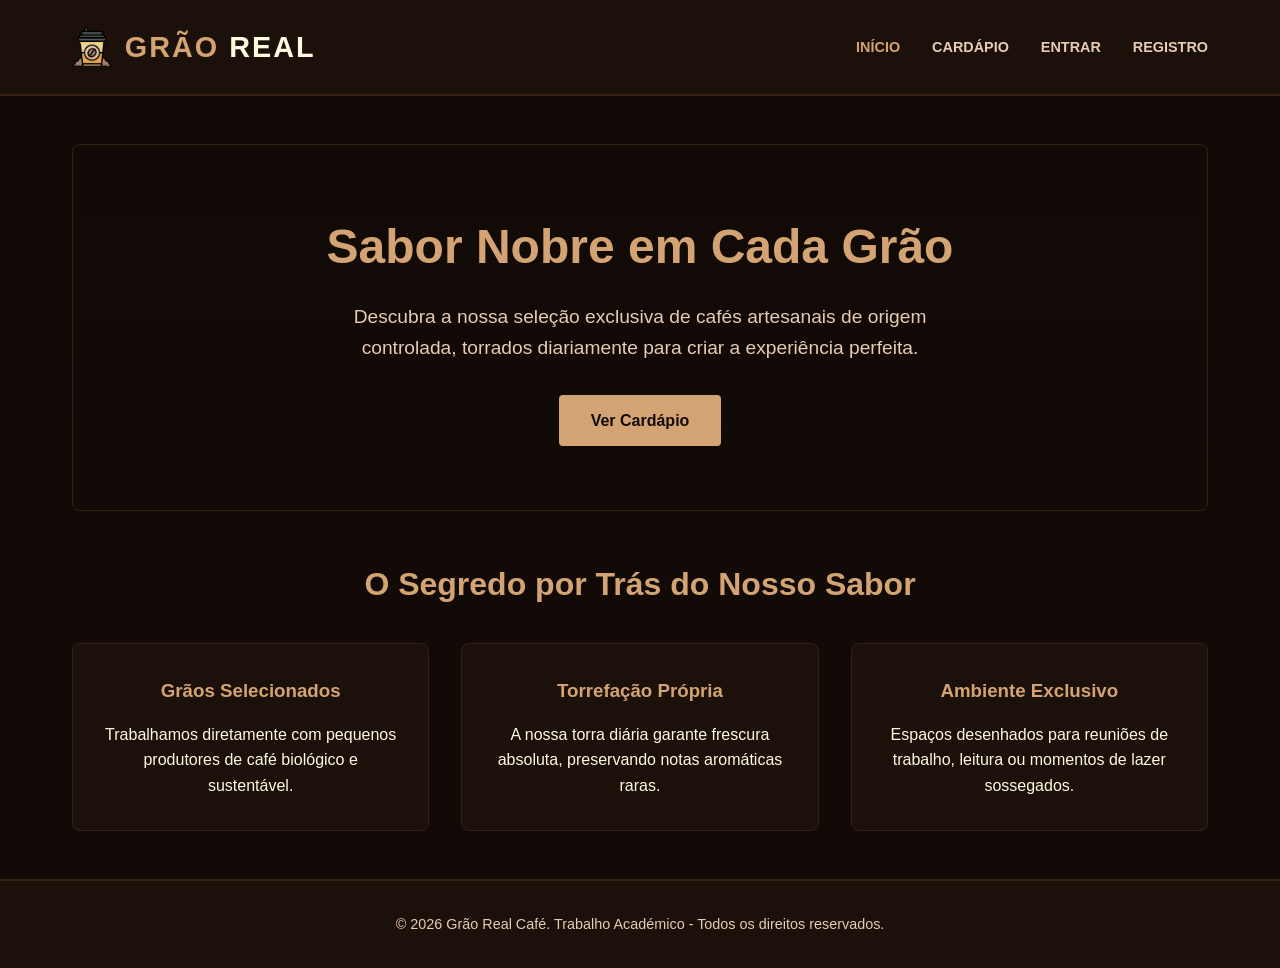
<file: index.html>
<!DOCTYPE html>
<html lang="pt-PT">
<head>
    <meta charset="UTF-8">
    <meta name="viewport" content="width=device-width, initial-scale=1.0">
    <title>Grão Real Café - Página Inicial</title>
    <link rel="stylesheet" href="style.css">
</head>
<body>

    <!-- CABEÇALHO SEMÂNTICO -->
    <header>
        <div class="nav-container">
            <div class="logo">
                <img src="Logo.png" alt="Logo Grão Real Café" class="logo-img">
                <h2>GRÃO <span>REAL</span></h2>
            </div>
            <nav>
                <ul>
                    <li><a href="index.html" class="active">Início</a></li>
                    <li><a href="produto.html">Cardápio</a></li>
                    <li><a href="login.html">Entrar</a></li>
                    <li><a href="new.html">Registro</a></li>
                </ul>
            </nav>
        </div>
    </header>

    <!-- CONTEÚDO PRINCIPAL -->
    <main>
        <section class="hero">
            <h1>Sabor Nobre em Cada Grão</h1>
            <p>Descubra a nossa seleção exclusiva de cafés artesanais de origem controlada, torrados diariamente para criar a experiência perfeita.</p>
            <a href="produto.html" class="btn-principal">Ver Cardápio</a>
        </section>

        <section>
            
            <h2 class="destaques-titulo">O Segredo por Trás do Nosso Sabor</h2>
            <div class="grid-destaques">
                <article class="card-destaque">
                    <h3>Grãos Selecionados</h3>
                    <p>Trabalhamos diretamente com pequenos produtores de café biológico e sustentável.</p>
                </article>
                <article class="card-destaque">
                    <h3>Torrefação Própria</h3>
                    <p>A nossa torra diária garante frescura absoluta, preservando notas aromáticas raras.</p>
                </article>
                <article class="card-destaque">
                    <h3>Ambiente Exclusivo</h3>
                    <p>Espaços desenhados para reuniões de trabalho, leitura ou momentos de lazer sossegados.</p>
                </article>
            </div>
        </section>
    </main>

    <!-- RODAPÉ COMPARTILHADO -->
    <footer>
        <p>&copy; 2026 Grão Real Café. Trabalho Académico - Todos os direitos reservados.</p>
    </footer>

</body>
</html>
</file>
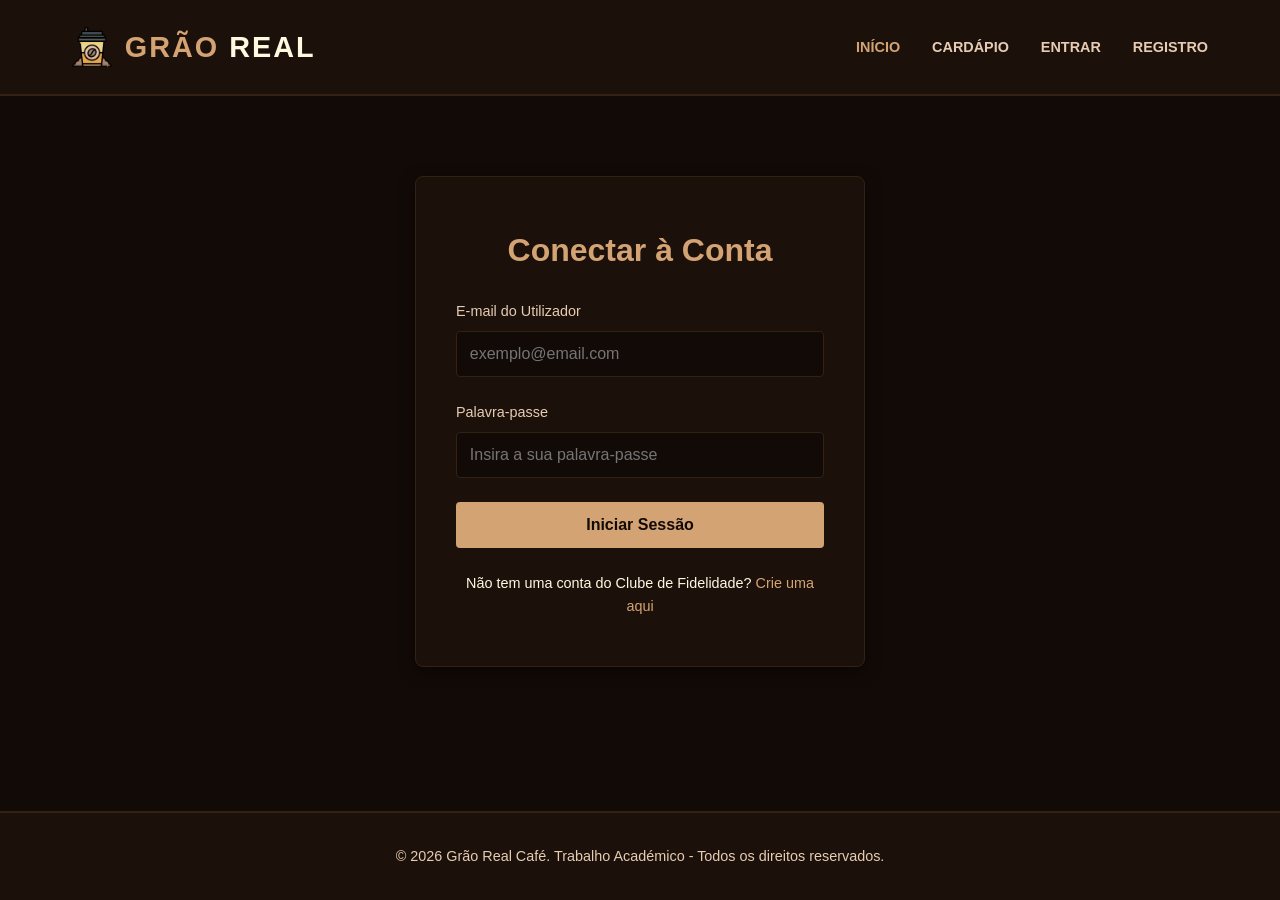
<file: login.html>
<!DOCTYPE html>
<html lang="pt-PT">
<head>
    <meta charset="UTF-8">
    <meta name="viewport" content="width=device-width, initial-scale=1.0">
    <title>Grão Real Café - Login</title>
    <link rel="stylesheet" href="style.css">
</head>
<body>

      <header>
        <div class="nav-container">
            <div class="logo">
                <img src="Logo.png" alt="Logo Grão Real Café" class="logo-img">
                <h2>GRÃO <span>REAL</span></h2>
            </div>
            <nav>
                <ul>
                    <li><a href="index.html" class="active">Início</a></li>
                    <li><a href="produto.html">Cardápio</a></li>
                    <li><a href="login.html">Entrar</a></li>
                    <li><a href="new.html">Registro</a></li>
                </ul>
            </nav>
        </div>
    </header>

    <main>
        <section class="form-container">
            <h1>Conectar à Conta</h1>
            
            <form id="form-login" action="index.html" method="GET">
                <div class="form-group">
                    <label for="email-login">E-mail do Utilizador</label>
                    <input type="email" id="email-login" name="email" required placeholder="exemplo@email.com">
                </div>
                
                <div class="form-group">
                    <label for="password-login">Palavra-passe</label>
                    <input type="password" id="password-login" name="password" required placeholder="Insira a sua palavra-passe">
                </div>

                <button type="submit" class="btn-block">Iniciar Sessão</button>
            </form>
            
            <div class="form-footer">
                <p>Não tem uma conta do Clube de Fidelidade? <a href="new.html">Crie uma aqui</a></p>
            </div>
        </section>
    </main>

    <footer>
        <p>&copy; 2026 Grão Real Café. Trabalho Académico - Todos os direitos reservados.</p>
    </footer>

    </body>
</html>
</file>
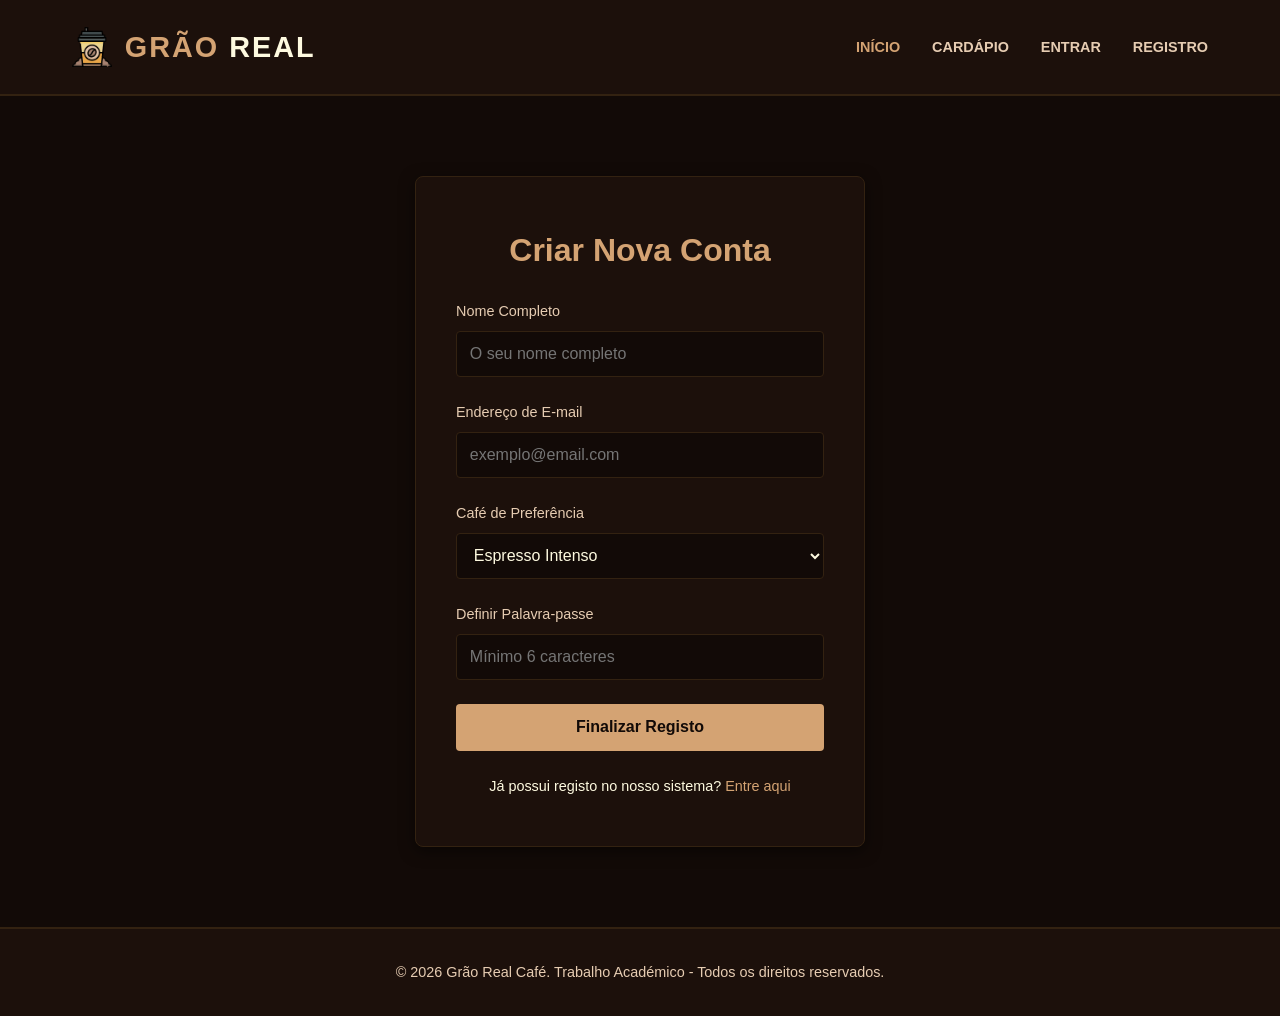
<file: new.html>
<!DOCTYPE html>
<html lang="pt-PT">
<head>
    <meta charset="UTF-8">
    <meta name="viewport" content="width=device-width, initial-scale=1.0">
    <title>Grão Real Café - Registo</title>
    <link rel="stylesheet" href="style.css">
</head>
<body>

      <header>
        <div class="nav-container">
            <div class="logo">
                <img src="Logo.png" alt="Logo Grão Real Café" class="logo-img">
                <h2>GRÃO <span>REAL</span></h2>
            </div>
            <nav>
                <ul>
                    <li><a href="index.html" class="active">Início</a></li>
                    <li><a href="produto.html">Cardápio</a></li>
                    <li><a href="login.html">Entrar</a></li>
                    <li><a href="new.html">Registro</a></li>
                </ul>
            </nav>
        </div>
    </header>

    <main>
        <section class="form-container" id="registo-seccao">
            
            <div class="alerta-sucesso">
                ☕ Registo concluído com sucesso!
            </div>

            <h1>Criar Nova Conta</h1>
            
            <form action="produto.html" method="GET">
                <div class="form-group">
                    <label for="nome">Nome Completo</label>
                    <input type="text" id="nome" name="nome" required placeholder="O seu nome completo">
                </div>

                <div class="form-group">
                    <label for="new-email">Endereço de E-mail</label>
                    <input type="email" id="new-email" name="email" required placeholder="exemplo@email.com">
                </div>

                <div class="form-group">
                    <label for="cafe-favorito">Café de Preferência</label>
                    <select id="cafe-favorito" name="cafe-favorito">
                        <option value="espresso">Espresso Intenso</option>
                        <option value="cappuccino">Cappuccino Cremoso</option>
                        <option value="filtrado">Café Filtrado V60</option>
                        <option value="coldbrew">Cold Brew Maturado</option>
                    </select>
                </div>

                <div class="form-group">
                    <label for="new-password">Definir Palavra-passe</label>
                    <input type="password" id="new-password" name="password" required placeholder="Mínimo 6 caracteres">
                </div>

                <button type="submit" class="btn-block">Finalizar Registo</button>
            </form>
            
            <div class="form-footer">
                <p>Já possui registo no nosso sistema? <a href="login.html">Entre aqui</a></p>
            </div>
        </section>
    </main>

    <footer>
        <p>&copy; 2026 Grão Real Café. Trabalho Académico - Todos os direitos reservados.</p>
    </footer>

</body>
</html>
</file>
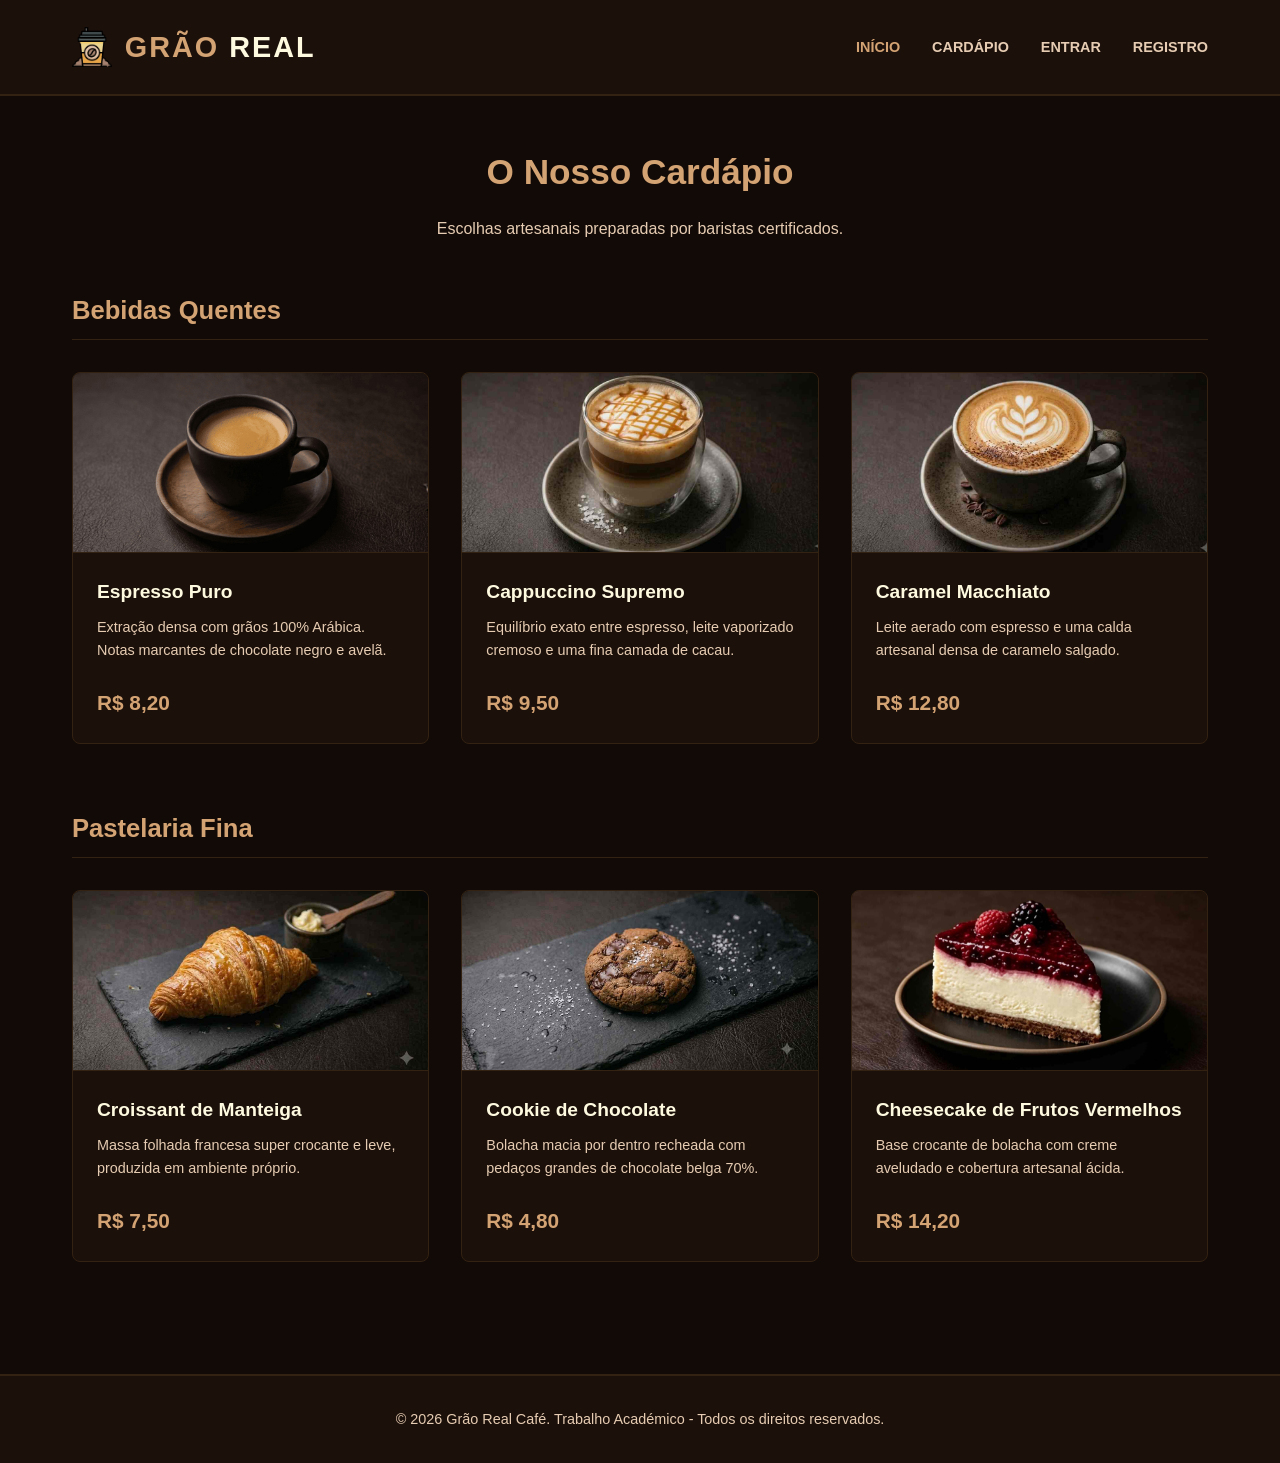
<file: produto.html>
<!DOCTYPE html>
<html lang="pt-PT">
<head>
    <meta charset="UTF-8">
    <meta name="viewport" content="width=device-width, initial-scale=1.0">
    <title>Grão Real Café - Nosso Cardápio</title>
    <link rel="stylesheet" href="style.css">
</head>
<body>

       <header>
        <div class="nav-container">
            <div class="logo">
                <img src="Logo.png" alt="Logo Grão Real Café" class="logo-img">
                <h2>GRÃO <span>REAL</span></h2>
            </div>
            <nav>
                <ul>
                    <li><a href="index.html" class="active">Início</a></li>
                    <li><a href="produto.html">Cardápio</a></li>
                    <li><a href="login.html">Entrar</a></li>
                    <li><a href="new.html">Registro</a></li>
                </ul>
            </nav>
        </div>
    </header>

    <main>
        <h1 class="produtos-titulo">O Nosso Cardápio</h1>
        <p class="produtos-subtitulo">Escolhas artesanais preparadas por baristas certificados.</p>

        <section class="menu-section">
            <h2>Bebidas Quentes</h2>
            <div class="grid-produtos">
                
                <article class="card-produto">
                    <img src="Puro.jpg" alt="Espresso Puro" class="produto-img">
                    <div class="produto-info">
                        <h3>Espresso Puro</h3>
                        <p>Extração densa com grãos 100% Arábica. Notas marcantes de chocolate negro e avelã.</p>
                        <span class="produto-preco">R$ 8,20 </span>
                    </div>
                </article>

                <article class="card-produto">
                    <img src="Capuccino.png" alt="Cappuccino Supremo" class="produto-img">
                    <div class="produto-info">
                        <h3>Cappuccino Supremo</h3>
                        <p>Equilíbrio exato entre espresso, leite vaporizado cremoso e uma fina camada de cacau.</p>
                        <span class="produto-preco">R$ 9,50 </span>
                    </div>
                </article>

                <article class="card-produto">
                    <img src="Caramelo.png" alt="Caramel Macchiato" class="produto-img">
                    <div class="produto-info">
                        <h3>Caramel Macchiato</h3>
                        <p>Leite aerado com espresso e uma calda artesanal densa de caramelo salgado.</p>
                        <span class="produto-preco">R$ 12,80 </span>
                    </div>
                </article>

            </div>
        </section>

        <section class="menu-section">
            <h2>Pastelaria Fina</h2>
            <div class="grid-produtos">
                
                <article class="card-produto">
                    <img src="Croissant.png" alt="Croissant de Manteiga" class="produto-img">
                    <div class="produto-info">
                        <h3>Croissant de Manteiga</h3>
                        <p>Massa folhada francesa super crocante e leve, produzida em ambiente próprio.</p>
                        <span class="produto-preco">R$ 7,50 </span>
                    </div>
                </article>

                <article class="card-produto">
                    <img src="Cookie.png" alt="Cookie de Chocolate" class="produto-img">
                    <div class="produto-info">
                        <h3>Cookie de Chocolate</h3>
                        <p>Bolacha macia por dentro recheada com pedaços grandes de chocolate belga 70%.</p>
                        <span class="produto-preco">R$ 4,80 </span>
                    </div>
                </article>

                <article class="card-produto">
                    <img src="Cake.png" alt="Cheesecake de Frutos Vermelhos" class="produto-img">
                    <div class="produto-info">
                        <h3>Cheesecake de Frutos Vermelhos</h3>
                        <p>Base crocante de bolacha com creme aveludado e cobertura artesanal ácida.</p>
                        <span class="produto-preco">R$ 14,20 </span>
                    </div>
                </article>

            </div>
        </section>
    </main>

    <footer>
        <p>&copy; 2026 Grão Real Café. Trabalho Académico - Todos os direitos reservados.</p>
    </footer>

</body>
</html>
</file>
<file: style.css>
/*VARIÁVEIS DE CORES (Tema: Café Premium) */
:root {
    --cor-fundo: #120a07;           /* Marrom bem escuro */
    --cor-card: #1c100b;            /* Fundo dos cards, cabeçalho e rodapé */
    --cor-primaria: #d4a373;        /* Dourado principal para botões e destaques */
    --cor-primaria-escura: #b38459; /* Tom mais escuro para o efeito HOVER */
    --cor-secundaria: #e6ccb2;      /* Bege claro para textos secundários */
    --cor-texto: #fefae0;           /* Branco quente para leitura confortável */
    --cor-borda: #332211;           /* Divisórias */
    --fonte-principal: 'Segoe UI', Tahoma, Geneva, Verdana, sans-serif;
}

* {
    margin: 0;
    padding: 0;
    box-sizing: border-box;
}

body {
    background-color: var(--cor-fundo);
    color: var(--cor-texto);
    font-family: var(--fonte-principal);
    line-height: 1.6;
    display: flex;
    flex-direction: column;
    min-height: 100vh;
}

/* Ajuste das imagens */
.produto-img {
    width: 100%;
    height: 180px;
    object-fit: cover;
    border-bottom: 1px solid var(--cor-borda);
    transition: transform 0.3s ease;
}

/* Efeito: a imagem aumenta quando passas o mouse no card */
.card-produto:hover .produto-img {
    transform: scale(1.03);
}

/* CABEÇALHO E NAVEGAÇÃO */
header {
    background-color: var(--cor-card);
    border-bottom: 2px solid var(--cor-borda);
    position: sticky;
    top: 0;
    z-index: 1000;
}

.nav-container {
    max-width: 1200px;
    margin: 0 auto;
    display: flex;
    justify-content: space-between;
    align-items: center;
    padding: 1.5rem 2rem;
}

/* Organiza a imagem e o texto do logo lado a lado */
.logo {
    display: flex;
    align-items: center;
    gap: 0.8rem;
}

/* Limita e ajusta o tamanho da imagem do logo */
.logo-img {
    height: 40px;
    width: auto;
    object-fit: contain;
}

.logo h2 {
    color: var(--cor-primaria);
    font-size: 1.8rem;
    letter-spacing: 2px;
}

.logo span {
    color: var(--cor-texto);
}

nav ul {
    display: flex;
    list-style: none;
    gap: 2rem;
}

nav a {
    color: var(--cor-secundaria);
    text-decoration: none;
    font-weight: 600;
    text-transform: uppercase;
    font-size: 0.9rem;
    transition: color 0.2s ease, transform 0.1s ease;
}

nav a:hover, nav a.active {
    color: var(--cor-primaria);
}

/* Efeito "afundar" nos links do menu quando clica */
nav a:active {
    transform: scale(0.95);
}
/* CONTAINER PRINCIPAL E RODAPÉ */
main {
    flex: 1;
    max-width: 1200px;
    width: 100%;
    margin: 0 auto;
    padding: 3rem 2rem;
}

footer {
    background-color: var(--cor-card);
    border-top: 2px solid var(--cor-borda);
    padding: 2rem;
    text-align: center;
    margin-top: auto;
}

footer p {
    color: var(--cor-secundaria);
    font-size: 0.9rem;
}

/* PÁGINA INICIAL (INDEX) */
.hero {
    text-align: center;
    padding: 4rem 1rem;
    background: linear-gradient(rgba(18, 10, 7, 0.8), rgba(18, 10, 7, 0.9)), url('https://unsplash.com') no-repeat center/cover;
    border-radius: 8px;
    margin-bottom: 3rem;
    border: 1px solid var(--cor-borda);
}

.hero h1 {
    font-size: 3rem;
    color: var(--cor-primaria);
    margin-bottom: 1rem;
}

.hero p {
    font-size: 1.2rem;
    max-width: 600px;
    margin: 0 auto 2rem auto;
    color: var(--cor-secundaria);
}

.btn-principal {
    display: inline-block;
    background-color: var(--cor-primaria);
    color: var(--cor-fundo);
    padding: 0.8rem 2rem;
    text-decoration: none;
    font-weight: bold;
    border-radius: 4px;
    transition: background-color 0.2s ease, transform 0.1s ease; 
}

.btn-principal:hover {
    background-color: var(--cor-primaria-escura);
}

.btn-principal:active {
    transform: scale(0.96);
}

.destaques-titulo {
    text-align: center;
    margin-bottom: 2rem;
    font-size: 2rem;
    color: var(--cor-primaria);
}

.grid-destaques {
    display: grid;
    grid-template-columns: repeat(auto-fit, minmax(280px, 1fr));
    gap: 2rem;
}

.card-destaque {
    background-color: var(--cor-card);
    border: 1px solid var(--cor-borda);
    padding: 2rem;
    border-radius: 8px;
    text-align: center;
}

.card-destaque h3 {
    color: var(--cor-primaria);
    margin-bottom: 1rem;
}
 /* FORMULÁRIOS (LOGIN E CADASTRO)*/
.form-container {
    max-width: 450px;
    margin: 2rem auto;
    background-color: var(--cor-card);
    border: 1px solid var(--cor-borda);
    padding: 3rem 2.5rem;
    border-radius: 8px;
    box-shadow: 0 4px 15px rgba(0,0,0,0.5);
}

.form-container h1 {
    color: var(--cor-primaria);
    margin-bottom: 1.5rem;
    text-align: center;
    font-size: 2rem;
}

.form-group {
    margin-bottom: 1.5rem;
}

.form-group label {
    display: block;
    margin-bottom: 0.5rem;
    color: var(--cor-secundaria);
    font-size: 0.9rem;
}

.form-group input, .form-group select {
    width: 100%;
    padding: 0.8rem;
    background-color: var(--cor-fundo);
    border: 1px solid var(--cor-borda);
    color: var(--cor-texto);
    border-radius: 4px;
    font-size: 1rem;
}

.form-group input:focus, .form-group select:focus {
    border-color: var(--cor-primaria);
    outline: none;
}

.btn-block {
    width: 100%;
    background-color: var(--cor-primaria);
    color: var(--cor-fundo);
    padding: 0.9rem;
    border: none;
    border-radius: 4px;
    font-size: 1rem;
    font-weight: bold;
    cursor: pointer;
    transition: background-color 0.2s ease, transform 0.1s ease;
}

.btn-block:hover {
    background-color: var(--cor-primaria-escura);
}

.btn-block:active {
    transform: scale(0.97);
}

.form-footer {
    margin-top: 1.5rem;
    text-align: center;
    font-size: 0.9rem;
}

.form-footer a {
    color: var(--cor-primaria);
    text-decoration: none;
}

/* CARDÁPIO / PRODUTOS */
.produtos-titulo {
    font-size: 2.2rem;
    color: var(--cor-primaria);
    margin-bottom: 1rem;
    text-align: center;
}

.produtos-subtitulo {
    text-align: center;
    color: var(--cor-secundaria);
    margin-bottom: 3rem;
}

.menu-section {
    margin-bottom: 4rem;
}

.menu-section h2 {
    color: var(--cor-primaria);
    border-bottom: 1px solid var(--cor-borda);
    padding-bottom: 0.5rem;
    margin-bottom: 2rem;
    font-size: 1.6rem;
}

.grid-produtos {
    display: grid;
    grid-template-columns: repeat(auto-fit, minmax(250px, 1fr));
    gap: 2rem;
}

.card-produto {
    background-color: var(--cor-card);
    border: 1px solid var(--cor-borda);
    border-radius: 8px;
    overflow: hidden;
    display: flex;
    flex-direction: column;
}

.produto-img-placeholder {
    height: 180px;
    background-color: #2a1b12;
    display: flex;
    align-items: center;
    justify-content: center;
    color: var(--cor-primaria);
    font-weight: bold;
    font-size: 1.1rem;
    border-bottom: 1px solid var(--cor-borda);
}

.produto-info {
    padding: 1.5rem;
    display: flex;
    flex-direction: column;
    flex-grow: 1;
}

.produto-info h3 {
    margin-bottom: 0.5rem;
    font-size: 1.2rem;
}

.produto-info p {
    color: var(--cor-secundaria);
    font-size: 0.9rem;
    margin-bottom: 1.5rem;
    flex-grow: 1;
}

.produto-preco {
    font-size: 1.3rem;
    color: var(--cor-primaria);
    font-weight: bold;
}

/* MEDIA QUERIES - RESPONSIVIDADE */
@media (max-width: 768px) {
    .nav-container {
        flex-direction: column;
        gap: 1.5rem;
        padding: 1rem;
    }

    nav ul {
        gap: 1rem;
        flex-wrap: wrap;
        justify-content: center;
    }

    main {
        padding: 1.5rem 1rem;
    }

    .hero h1 {
        font-size: 2.2rem;
    }

    .hero p {
        font-size: 1rem;
    }

    .form-container {
        padding: 2rem 1.5rem;
    }
}
.alerta-sucesso {
    display: none;
    background-color: #2a1b12;
    color: var(--cor-primaria);
    border: 1px solid var(--cor-primaria);
    padding: 1rem;
    border-radius: 4px;
    margin-bottom: 1.5rem;
    text-align: center;
    font-weight: bold;
    font-size: 0.9rem;
}
</file>
